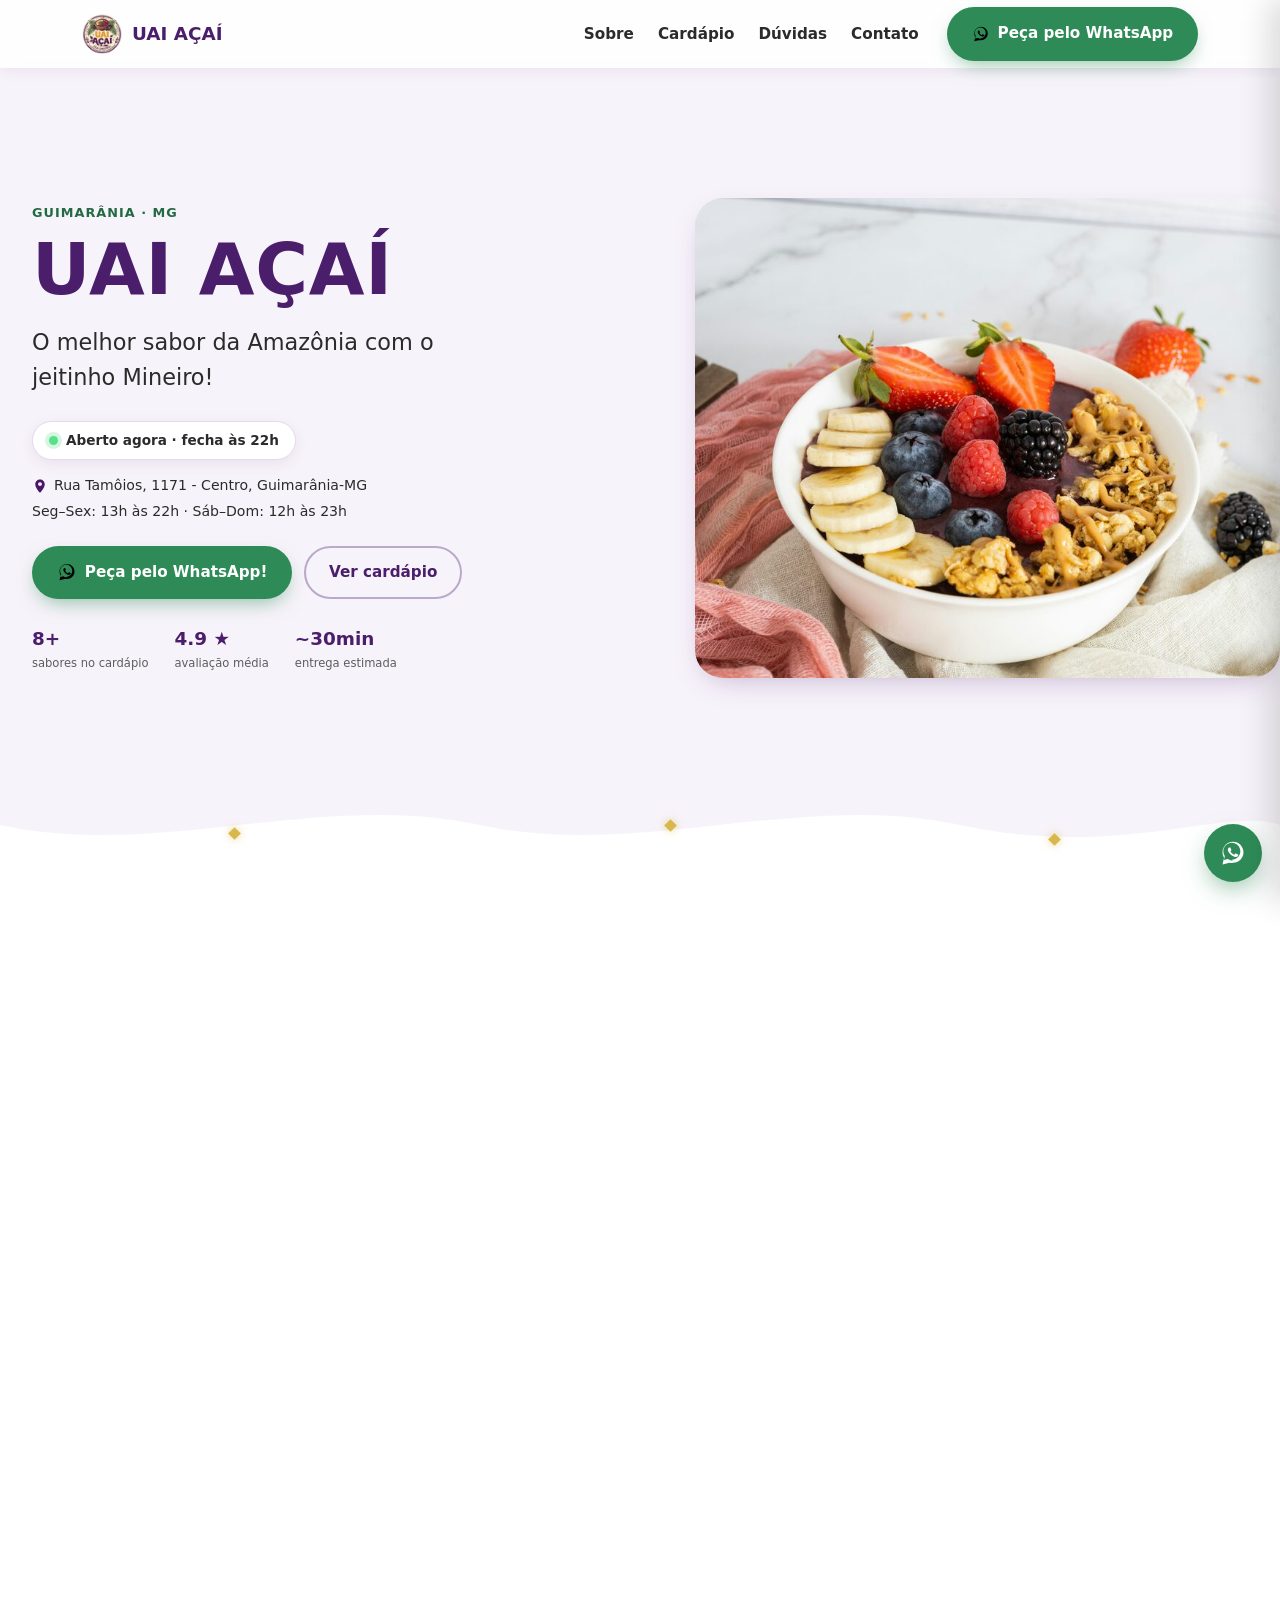
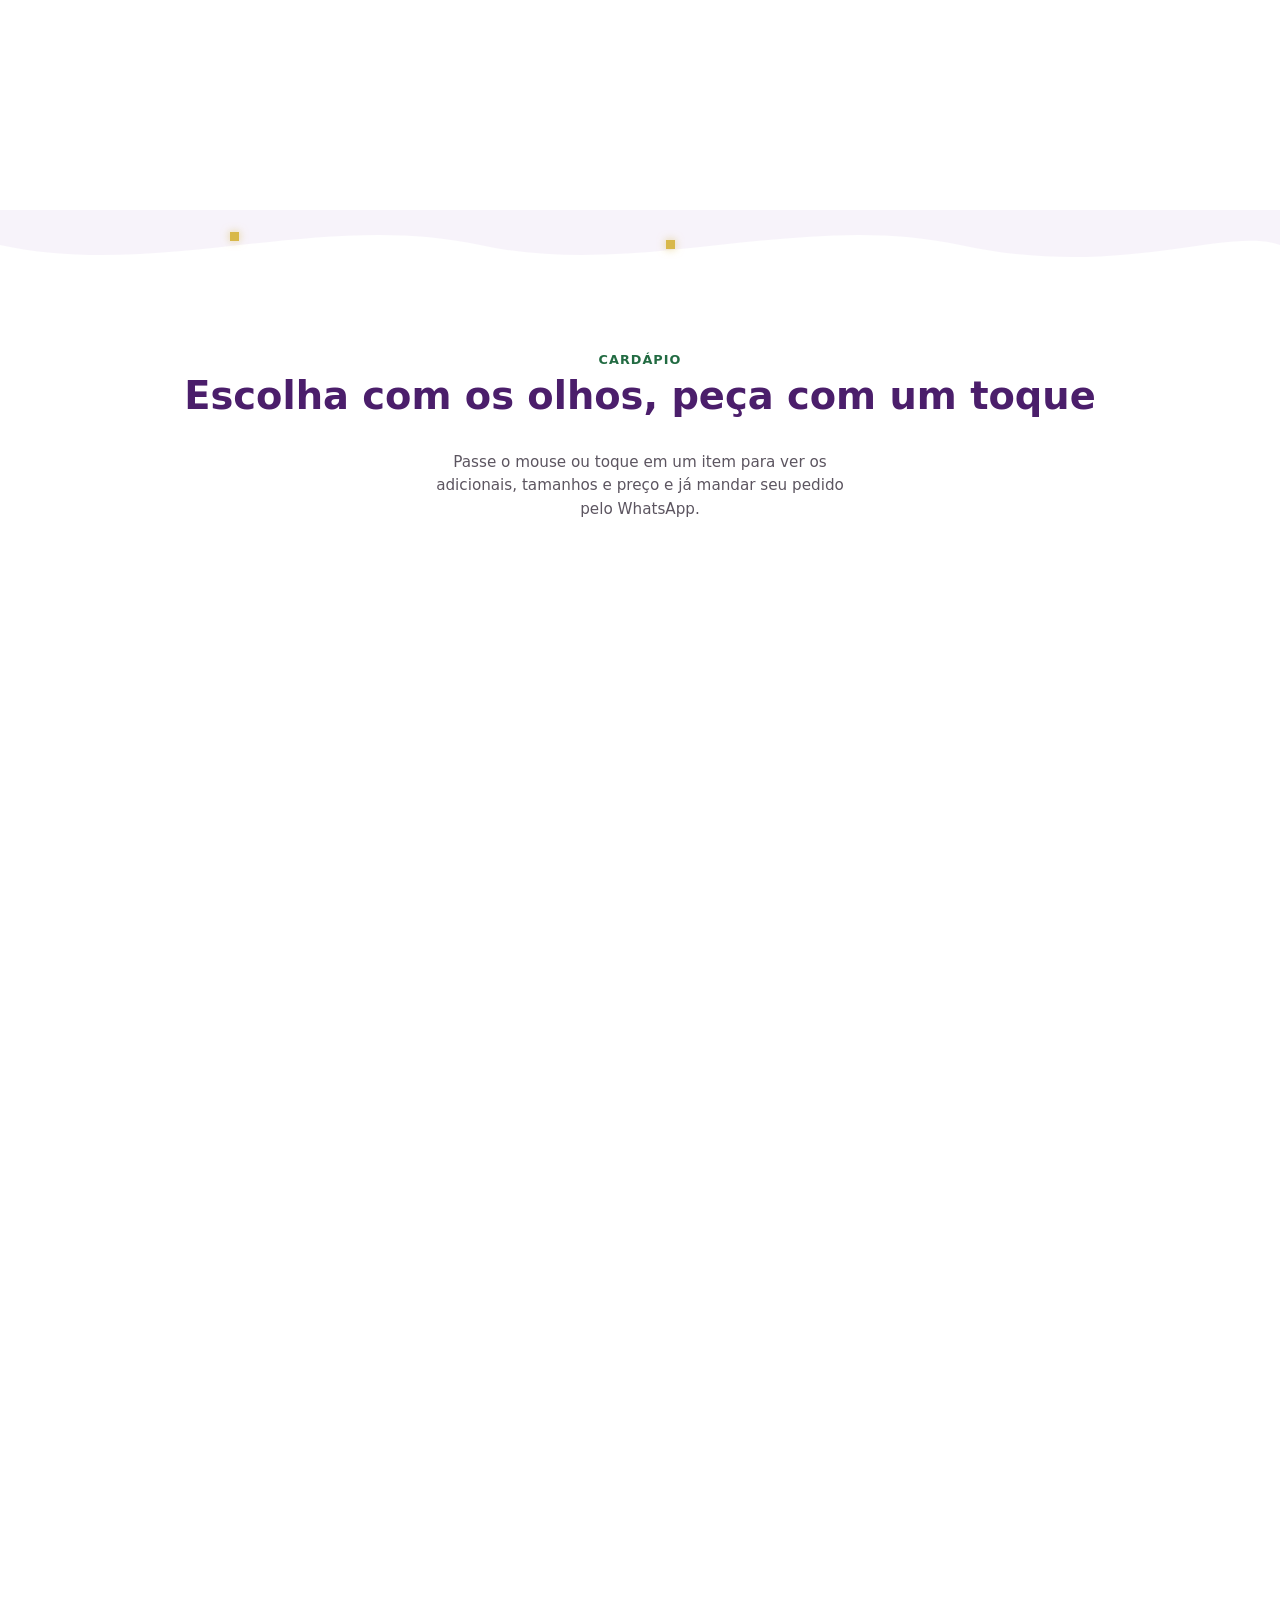
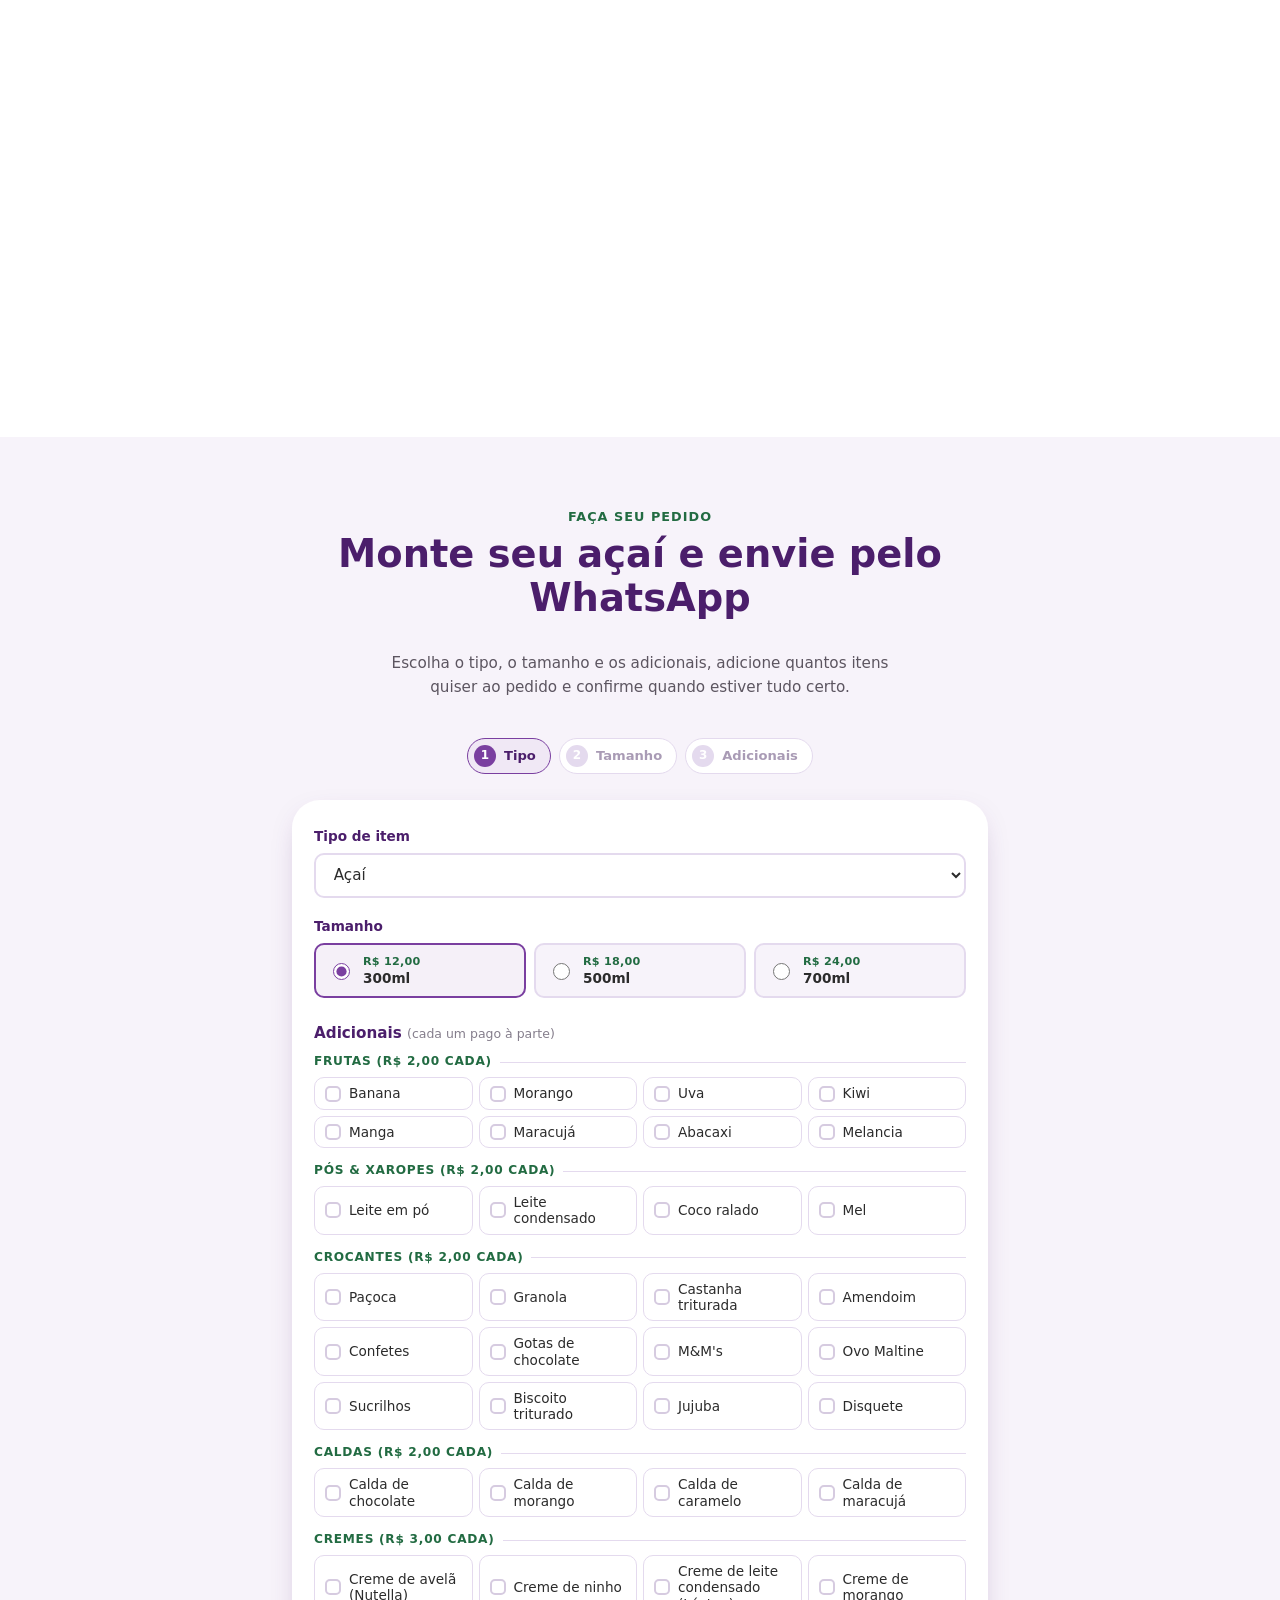
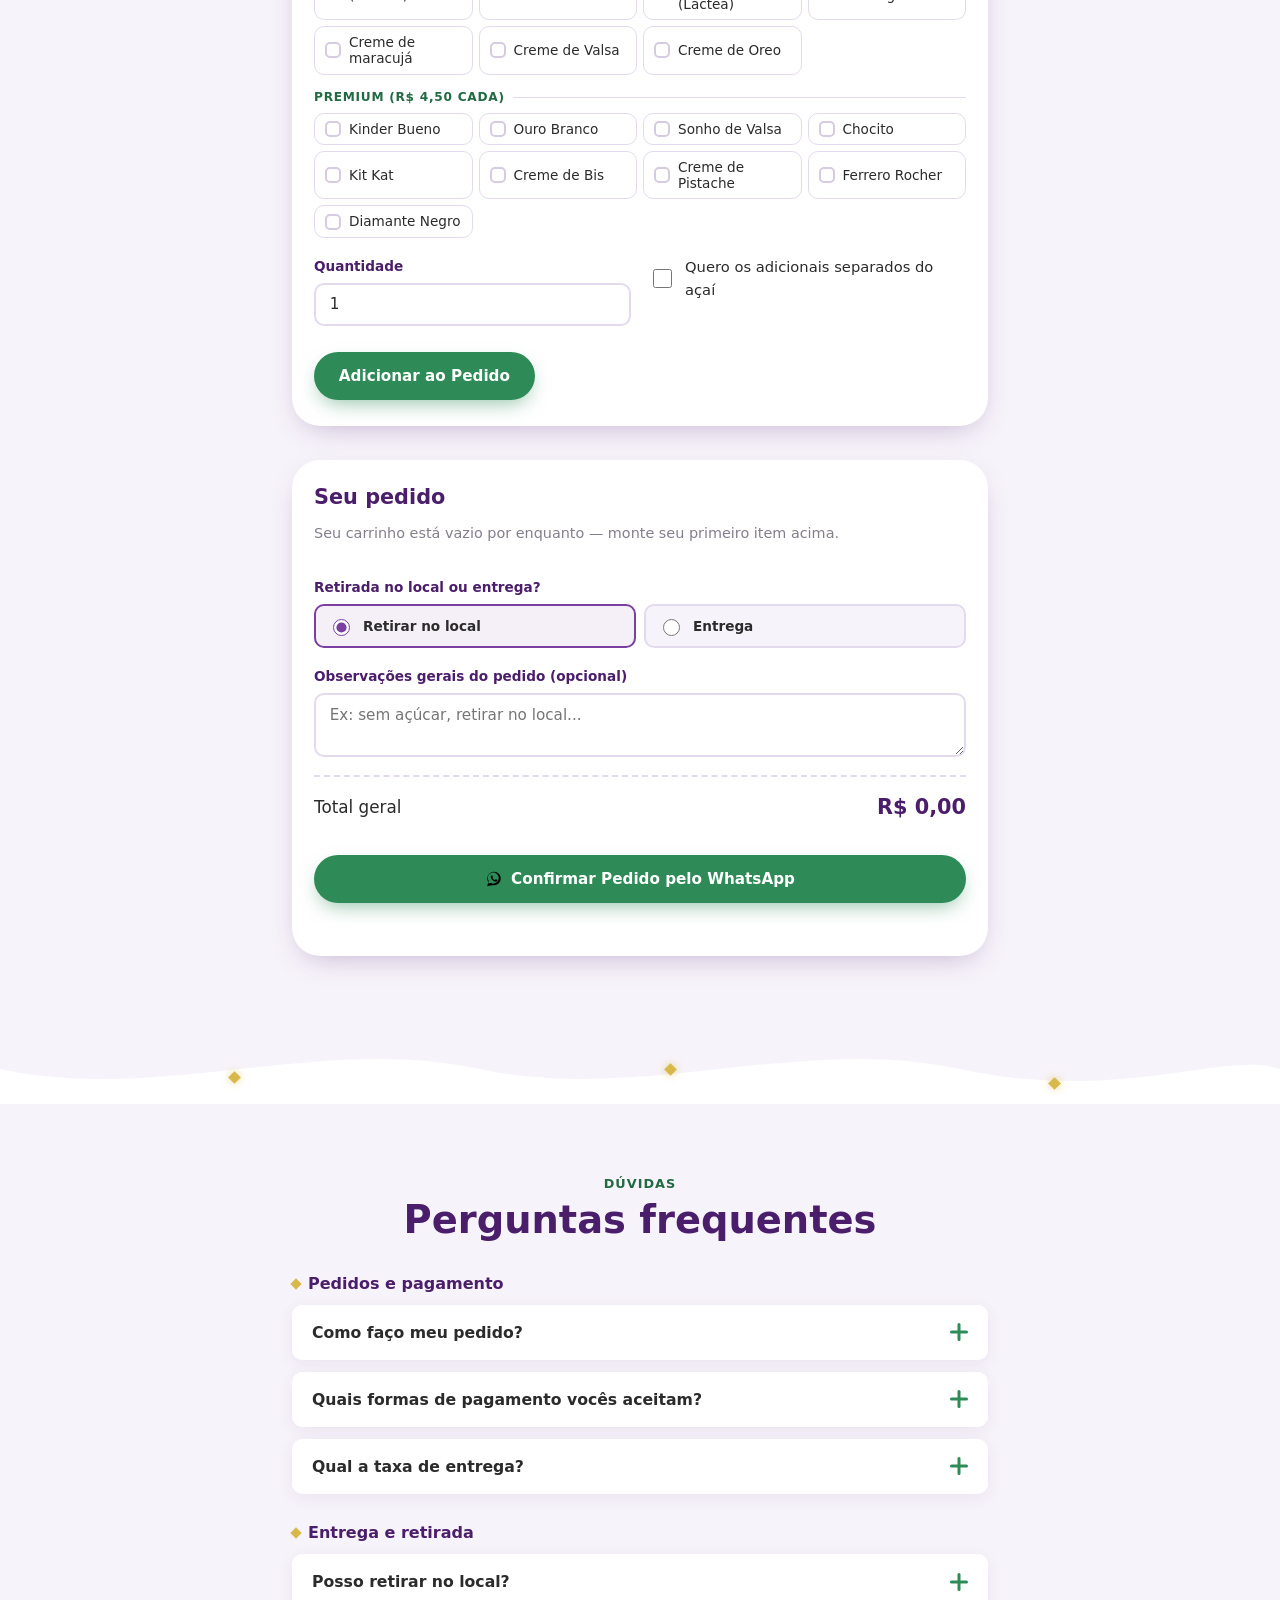
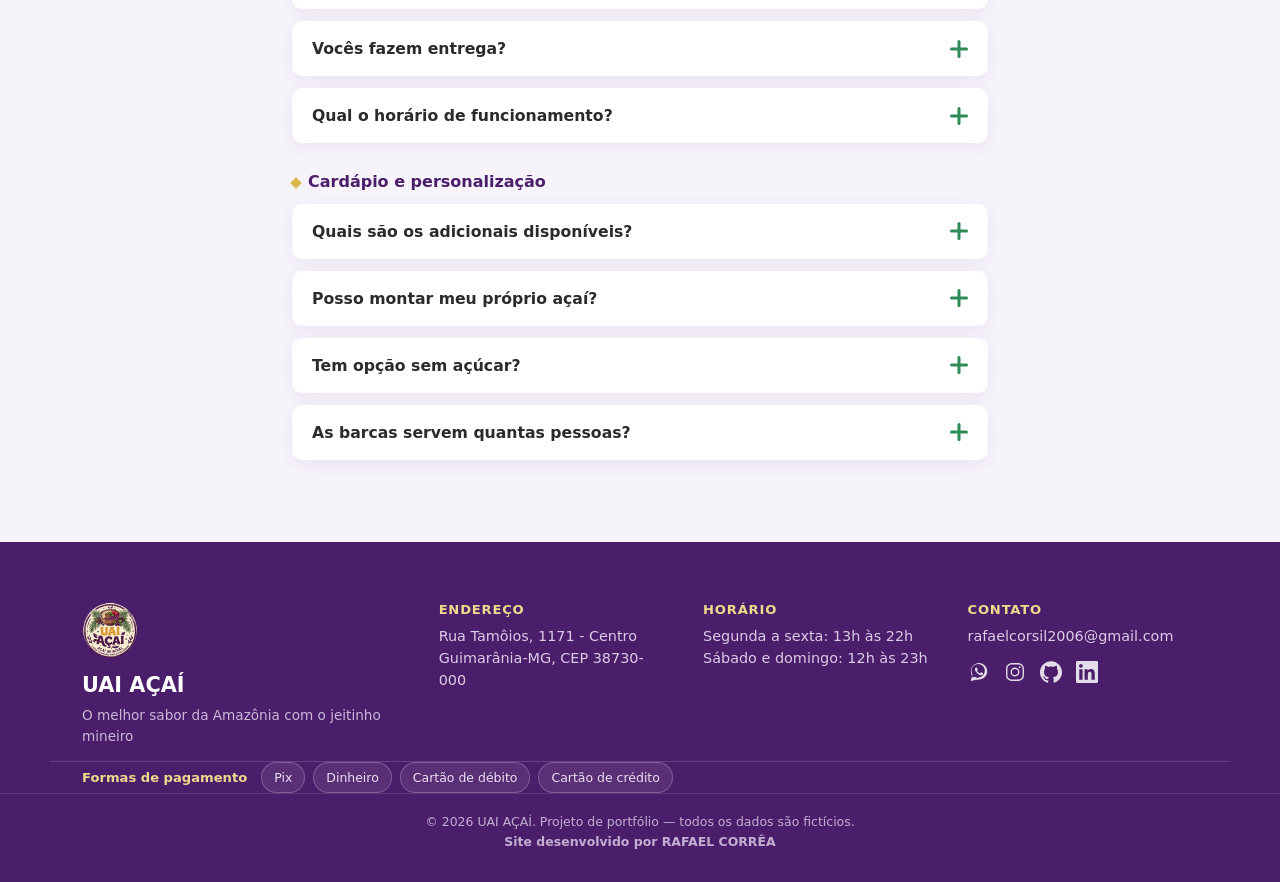
<file: index.html>
<!DOCTYPE html>
<html lang="pt-BR">
<head>
<meta charset="UTF-8">
<meta name="viewport" content="width=device-width, initial-scale=1.0">
<meta http-equiv="Content-Security-Policy" content="default-src 'self'; script-src 'self'; style-src 'self' https://fonts.googleapis.com; font-src https://fonts.gstatic.com; img-src 'self'; connect-src 'self'; object-src 'none'; base-uri 'self'; form-action 'self';">
<title>UAI AÇAÍ — O melhor sabor da Amazônia com o jeitinho mineiro | Guimarânia-MG</title>
<meta name="description" content="Açaí artesanal em Guimarânia-MG. Copos, barcas especiais e milk-shakes com dezenas de adicionais. Peça pelo WhatsApp, presencial ou delivery.">

<meta property="og:type" content="website">
<meta property="og:title" content="UAI AÇAÍ — O melhor sabor da Amazônia com o jeitinho mineiro">
<meta property="og:description" content="Açaí artesanal em Guimarânia-MG. Copos, barcas especiais e milk-shakes com dezenas de adicionais. Peça pelo WhatsApp, presencial ou delivery.">
<meta property="og:image" content="assets/img/hero-acai.jpg">
<meta property="og:locale" content="pt_BR">

<link rel="icon" href="assets/img/favicon.ico">
<link rel="preconnect" href="https://fonts.googleapis.com">
<link rel="preconnect" href="https://fonts.gstatic.com" crossorigin>
<link href="https://fonts.googleapis.com/css2?family=Baloo+2:wght@500;600;700;800&family=Inter:wght@400;500;600;700&display=swap" rel="stylesheet">
<link rel="stylesheet" href="css/style.css">

<script type="application/ld+json">
{
  "@context": "https://schema.org",
  "@type": "FoodEstablishment",
  "name": "UAI AÇAÍ",
  "servesCuisine": "Açaí",
  "image": "assets/img/hero-acai.jpg",
  "telephone": "+5534998111439",
  "email": "rafaelcorsil2006@gmail.com",
  "address": {
    "@type": "PostalAddress",
    "streetAddress": "Rua Tamôios, 1171 - Centro",
    "addressLocality": "Guimarânia",
    "addressRegion": "MG",
    "postalCode": "38730-000",
    "addressCountry": "BR"
  },
  "openingHoursSpecification": [
    {
      "@type": "OpeningHoursSpecification",
      "dayOfWeek": ["Monday","Tuesday","Wednesday","Thursday","Friday"],
      "opens": "13:00",
      "closes": "22:00"
    },
    {
      "@type": "OpeningHoursSpecification",
      "dayOfWeek": ["Saturday","Sunday"],
      "opens": "12:00",
      "closes": "23:00"
    }
  ],
  "paymentAccepted": "Dinheiro, Pix, Cartão de débito, Cartão de crédito",
  "sameAs": ["https://www.instagram.com/rafael_coorreea"]
}
</script>
</head>
<body>

<!-- HEADER -->
<header class="header" id="topo">
  <div class="header__inner container">
    <a href="#topo" class="header__brand" aria-label="UAI AÇAÍ - início">
      <img src="assets/img/logo.png" alt="Logo UAI AÇAÍ" class="header__logo" width="44" height="45">
      <span class="header__name">UAI AÇAÍ</span>
    </a>

    <button class="hamburger" id="hamburgerBtn" aria-label="Abrir menu" aria-expanded="false" aria-controls="menuDrawer">
      <span></span><span></span><span></span>
    </button>

    <nav class="nav-desktop" aria-label="Navegação principal">
      <ul>
        <li><a href="#sobre">Sobre</a></li>
        <li><a href="#cardapio">Cardápio</a></li>
        <li><a href="#faq">Dúvidas</a></li>
        <li><a href="#rodape">Contato</a></li>
      </ul>
      <a href="https://wa.me/5534998111439" data-cms="whatsappNumber" data-cms-attr="href" class="btn btn--whatsapp" target="_blank" rel="noopener">
        <img src="assets/icons/whatsapp.svg" alt="" width="18" height="18">
        Peça pelo WhatsApp
      </a>
    </nav>
  </div>

  <!-- Drawer / overlay mobile -->
  <div class="menu-drawer" id="menuDrawer" aria-hidden="true">
    <nav aria-label="Navegação mobile">
      <ul>
        <li><a href="#sobre" class="drawer-link">Sobre</a></li>
        <li><a href="#cardapio" class="drawer-link">Cardápio</a></li>
        <li><a href="#faq" class="drawer-link">Dúvidas</a></li>
        <li><a href="#rodape" class="drawer-link">Contato</a></li>
      </ul>
      <a href="https://wa.me/5534998111439" data-cms="whatsappNumber" data-cms-attr="href" class="btn btn--whatsapp btn--block" target="_blank" rel="noopener">
        <img src="assets/icons/whatsapp.svg" alt="" width="18" height="18">
        Peça pelo WhatsApp
      </a>
    </nav>
  </div>
  <div class="menu-backdrop" id="menuBackdrop"></div>
</header>

<main>

<!-- 1. HERO -->
<section class="hero">
  <div class="hero__scrim"></div>

  <div class="hero__content container">
    <p class="eyebrow">Guimarânia · MG</p>
    <h1 class="hero__title" data-cms="heroTitle">UAI AÇAÍ</h1>
    <p class="hero__slogan" data-cms="heroSubtitle">O melhor sabor da Amazônia com o jeitinho Mineiro!</p>

    <div class="hero__status" id="statusAbertura">
      <span class="status-dot" id="statusDot"></span>
      <span id="statusTexto">Consultando horário de funcionamento…</span>
    </div>

    <div class="hero__info">
      <p><img src="assets/icons/pin-location.svg" alt="" width="16" height="16"> Rua Tamôios, 1171 - Centro, Guimarânia-MG</p>
      <p>Seg–Sex: 13h às 22h · Sáb–Dom: 12h às 23h</p>
    </div>

    <div class="hero__ctas">
      <a href="https://wa.me/5534998111439" data-cms="whatsappNumber" data-cms-attr="href" class="btn btn--cta" target="_blank" rel="noopener">
        <img src="assets/icons/whatsapp.svg" alt="" width="20" height="20">
        Peça pelo WhatsApp!
      </a>
      <a href="#cardapio" class="btn btn--outline-light">Ver cardápio</a>
    </div>

    <ul class="hero__stats">
      <li><strong>8+</strong><span>sabores no cardápio</span></li>
      <li><strong>4.9 ★</strong><span>avaliação média</span></li>
      <li><strong>~30min</strong><span>entrega estimada</span></li>
    </ul>
  </div>

  <div class="hero__media">
    <picture>
      <source type="image/jpg" srcset="assets/img/hero-acai.jpg">
      <img src="assets/img/hero-acai.jpg" alt="Copo de açaí montado com frutas frescas e coberturas da UAI AÇAÍ"
           class="hero__img" width="1200" height="1200" fetchpriority="high" id="imgHero">
    </picture>
  </div>
</section>

<div class="river-divider" aria-hidden="true">
  <svg viewBox="0 0 1200 90" preserveAspectRatio="none">
    <path class="river-divider__path" d="M0,45 C150,90 300,0 450,45 C600,90 750,0 900,45 C1050,90 1150,20 1200,45 L1200,90 L0,90 Z"/>
  </svg>
  <span class="gem gem--1"></span>
  <span class="gem gem--2"></span>
  <span class="gem gem--3"></span>
</div>

<!-- 2. SOBRE O LOCAL -->
<section class="sobre" id="sobre">
  <div class="container sobre__grid">
    <div class="sobre__img-wrap reveal">
      <img src="assets/img/local-loja.jpg" alt="Fachada e ambiente interno da loja UAI AÇAÍ em Guimarânia-MG"
           class="sobre__img" loading="lazy" width="900" height="700" id="imgSobre">
    </div>
    <div class="sobre__text reveal">
      <p class="eyebrow">Nosso ponto</p>
      <h2>Açaí, barcas e combinações irresistíveis para qualquer momento.</h2>
      <p>Na UAI AÇAÍ você encontra o açaí batido na hora, cremoso e generoso nos adicionais do jeito que o mineiro gosta. Atendemos <strong>presencialmente</strong>, com um cantinho gostoso para você saborear no local, e também no <strong>delivery</strong>, levando aquele açaí bem geladinho até a sua casa.</p>
      <p>Seja para matar a vontade rápida no caminho do trabalho ou para reunir a família numa barca especial, a gente prepara com carinho e capricho em cada camada.</p>
    </div>
  </div>
</section>

<div class="river-divider river-divider--flip" aria-hidden="true">
  <svg viewBox="0 0 1200 90" preserveAspectRatio="none">
    <path class="river-divider__path" d="M0,45 C150,90 300,0 450,45 C600,90 750,0 900,45 C1050,90 1150,20 1200,45 L1200,90 L0,90 Z"/>
  </svg>
  <span class="gem gem--1"></span>
  <span class="gem gem--2"></span>
</div>

<!-- 3. CARDÁPIO -->
<section class="galeria" id="cardapio">
  <div class="container">
    <p class="eyebrow eyebrow--center">Cardápio</p>
    <h2 class="section-title section-title--center">Escolha com os olhos, peça com um toque</h2>
    <p class="galeria__intro">Passe o mouse ou toque em um item para ver os adicionais, tamanhos e preço e já mandar seu pedido pelo WhatsApp.</p>

    <div class="galeria__grid" id="listaGaleria"><!-- gerado via JS (pedido.js -> CARDAPIO) --></div>
  </div>
</section>

<!--4. FAÇA SEU PEDIDO -->
<section class="pedido" id="pedido">
  <div class="container container--narrow">
    <p class="eyebrow eyebrow--center">Faça seu pedido</p>
    <h2 class="section-title section-title--center">Monte seu açaí e envie pelo WhatsApp</h2>
    <p class="pedido__intro">Escolha o tipo, o tamanho e os adicionais, adicione quantos itens quiser ao pedido e confirme quando estiver tudo certo.</p>

    <ol class="pedido-steps" aria-hidden="true">
      <li class="pedido-steps__item is-ativo" data-step="tipo"><span class="pedido-steps__numero">1</span>Tipo</li>
      <li class="pedido-steps__item" data-step="tamanho"><span class="pedido-steps__numero">2</span>Tamanho</li>
      <li class="pedido-steps__item" data-step="adicionais"><span class="pedido-steps__numero">3</span>Adicionais</li>
    </ol>

    <form id="formPedido" class="pedido-form" novalidate>
      <div class="pedido-form__grid">
        <div class="campo campo--full">
          <label for="campoTipo">Tipo de item</label>
          <select id="campoTipo" name="tipo">
            <option value="acai">Açaí</option>
            <option value="barca">Barca Especial</option>
            <option value="milkshake">Milk-Shake</option>
          </select>
        </div>

        <div class="campo campo--full" id="campoTamanhoWrap">
          <label id="labelTamanho">Tamanho</label>
          <div class="opcoes-tile" id="listaTamanho" role="radiogroup" aria-labelledby="labelTamanho"><!-- gerado via JS --></div>
          <p class="aviso-barca-inclusos" id="avisoBarcaInclusos" role="status" aria-live="polite"></p>
        </div>

        <div class="campo campo--full" id="campoSaborMilkshakeWrap" hidden>
          <label id="labelSaborMilkshake">Sabor do Milk-Shake</label>
          <div class="opcoes-tile" id="listaSaborMilkshake" role="radiogroup" aria-labelledby="labelSaborMilkshake"><!-- gerado via JS --></div>
        </div>

        <input type="hidden" id="campoSaborOculto" name="saborOculto" value="">
      </div>

      <fieldset class="campo campo--full campo-adicionais">
        <legend>Adicionais <span class="campo-adicionais__info">(cada um pago à parte)</span></legend>
        <div class="adicionais-form-grid" id="listaAdicionais"><!-- gerado via JS --></div>
        <p class="aviso-adicionais" id="avisoAdicionais" role="status" aria-live="polite"></p>
      </fieldset>

      <div class="pedido-form__grid">
        <div class="campo">
          <label for="campoQuantidade">Quantidade</label>
          <input type="number" id="campoQuantidade" name="quantidade" min="1" value="1" inputmode="numeric">
        </div>

        <div class="campo campo--checkbox">
          <label>
            <input type="checkbox" id="campoSeparado" name="separado">
            Quero os adicionais separados do açaí
          </label>
        </div>
      </div>

      <div class="pedido-form__acoes">
        <button type="submit" class="btn btn--cta" id="btnAdicionarItem">Adicionar ao Pedido</button>
        <button type="button" class="btn btn--outline" id="btnCancelarEdicao" hidden>Cancelar edição</button>
      </div>
    </form>

    <div class="carrinho" id="carrinho">
      <h3 class="carrinho__titulo">Seu pedido</h3>
      <p class="carrinho__vazio" id="carrinhoVazio">Seu carrinho está vazio por enquanto — monte seu primeiro item acima.</p>
      <div class="carrinho__lista" id="carrinhoLista" aria-live="polite"></div>

      <div class="campo campo--full">
        <label id="labelEntrega">Retirada no local ou entrega?</label>
        <div class="opcoes-tile opcoes-tile--entrega" id="listaEntrega" role="radiogroup" aria-labelledby="labelEntrega">
          <label class="opcao-tile" for="entrega-retirada">
            <input type="radio" id="entrega-retirada" name="tipoEntrega" value="retirada" checked>
            <span class="opcao-tile__nome">Retirar no local</span>
          </label>
          <label class="opcao-tile" for="entrega-delivery">
            <input type="radio" id="entrega-delivery" name="tipoEntrega" value="entrega">
            <span class="opcao-tile__nome">Entrega</span>
          </label>
        </div>
      </div>

      <div class="campo campo--full" id="campoEnderecoWrap" hidden>
        <label for="campoEndereco">Endereço para entrega</label>
        <textarea id="campoEndereco" name="endereco" rows="2" placeholder="Rua, número, bairro, ponto de referência..."></textarea>
        <p class="campo-ajuda">O valor da entrega será calculado e informado pelo WhatsApp.</p>
      </div>

      <div class="campo campo--full">
        <label for="campoObservacoes">Observações gerais do pedido (opcional)</label>
        <textarea id="campoObservacoes" name="observacoes" rows="2" placeholder="Ex: sem açúcar, retirar no local..."></textarea>
      </div>

      <div class="carrinho__total">
        <span>Total geral</span>
        <strong id="carrinhoTotal">R$ 0,00</strong>
      </div>

      <button type="button" class="btn btn--cta btn--block" id="btnConfirmarPedido">
        <img src="assets/icons/whatsapp.svg" alt="" width="18" height="18">
        Confirmar Pedido pelo WhatsApp
      </button>
      <p class="carrinho__status" id="carrinhoStatus" role="status" aria-live="polite"></p>
    </div>
  </div>
</section>

<div class="river-divider" aria-hidden="true">
  <svg viewBox="0 0 1200 90" preserveAspectRatio="none">
    <path class="river-divider__path" d="M0,45 C150,90 300,0 450,45 C600,90 750,0 900,45 C1050,90 1150,20 1200,45 L1200,90 L0,90 Z"/>
  </svg>
  <span class="gem gem--1"></span>
  <span class="gem gem--2"></span>
  <span class="gem gem--3"></span>
</div>

<!--5. FAQ-->
<section class="faq" id="faq">
  <div class="container container--narrow">
    <p class="eyebrow eyebrow--center">Dúvidas</p>
    <h2 class="section-title section-title--center">Perguntas frequentes</h2>

    <div class="faq__grupo">
      <h3 class="faq__categoria">Pedidos e pagamento</h3>
      <div class="accordion">
        <div class="accordion-item">
          <h4>
            <button class="accordion-trigger" aria-expanded="false">
              Como faço meu pedido?
              <span class="accordion-icon" aria-hidden="true"></span>
            </button>
          </h4>
          <div class="accordion-panel">
            <p>Basta usar a seção "Faça seu Pedido" do site: escolha um item do cardápio ou monte o seu, confirme e envie direto pelo WhatsApp.</p>
          </div>
        </div>

        <div class="accordion-item">
          <h4>
            <button class="accordion-trigger" aria-expanded="false">
              Quais formas de pagamento vocês aceitam?
              <span class="accordion-icon" aria-hidden="true"></span>
            </button>
          </h4>
          <div class="accordion-panel">
            <p>Aceitamos Pix, dinheiro, cartão de débito e cartão de crédito.</p>
          </div>
        </div>

        <div class="accordion-item">
          <h4>
            <button class="accordion-trigger" aria-expanded="false">
              Qual a taxa de entrega?
              <span class="accordion-icon" aria-hidden="true"></span>
            </button>
          </h4>
          <div class="accordion-panel">
            <p>A taxa de entrega varia de acordo com o bairro e a distância até o local da entrega. Consulte pelo WhatsApp.</p>
          </div>
        </div>
      </div>
    </div>

    <div class="faq__grupo">
      <h3 class="faq__categoria">Entrega e retirada</h3>
      <div class="accordion">
        <div class="accordion-item">
          <h4>
            <button class="accordion-trigger" aria-expanded="false">
              Posso retirar no local?
              <span class="accordion-icon" aria-hidden="true"></span>
            </button>
          </h4>
          <div class="accordion-panel">
            <p>Sim. Você pode fazer seu pedido pelo WhatsApp e retirar diretamente na loja.</p>
          </div>
        </div>

        <div class="accordion-item">
          <h4>
            <button class="accordion-trigger" aria-expanded="false">
              Vocês fazem entrega?
              <span class="accordion-icon" aria-hidden="true"></span>
            </button>
          </h4>
          <div class="accordion-panel">
            <p>Sim. Realizamos entregas em diversos bairros da cidade durante todo o horário de funcionamento.</p>
          </div>
        </div>

        <div class="accordion-item">
          <h4>
            <button class="accordion-trigger" aria-expanded="false">
              Qual o horário de funcionamento?
              <span class="accordion-icon" aria-hidden="true"></span>
            </button>
          </h4>
          <div class="accordion-panel">
            <p>Segunda a sexta: 13h às 22h. Sábado e domingo: 12h às 23h.</p>
          </div>
        </div>
      </div>
    </div>

    <div class="faq__grupo">
      <h3 class="faq__categoria">Cardápio e personalização</h3>
      <div class="accordion">
        <div class="accordion-item">
          <h4>
            <button class="accordion-trigger" aria-expanded="false">
              Quais são os adicionais disponíveis?
              <span class="accordion-icon" aria-hidden="true"></span>
            </button>
          </h4>
          <div class="accordion-panel">
            <p>Trabalhamos com diversas opções de frutas, cremes, crocantes e caldas. Consulte nosso cardápio para ver todas as opções disponíveis.</p>
          </div>
        </div>

        <div class="accordion-item">
          <h4>
            <button class="accordion-trigger" aria-expanded="false">
              Posso montar meu próprio açaí?
              <span class="accordion-icon" aria-hidden="true"></span>
            </button>
          </h4>
          <div class="accordion-panel">
            <p>Sim. Você pode escolher o tamanho e personalizar seu pedido com os adicionais disponíveis.</p>
          </div>
        </div>

        <div class="accordion-item">
          <h4>
            <button class="accordion-trigger" aria-expanded="false">
              Tem opção sem açúcar?
              <span class="accordion-icon" aria-hidden="true"></span>
            </button>
          </h4>
          <div class="accordion-panel">
            <p>Sim. Temos opção de açaí sem adição de açúcar. Consulte a disponibilidade no momento do pedido.</p>
          </div>
        </div>

        <div class="accordion-item">
          <h4>
            <button class="accordion-trigger" aria-expanded="false">
              As barcas servem quantas pessoas?
              <span class="accordion-icon" aria-hidden="true"></span>
            </button>
          </h4>
          <div class="accordion-panel">
            <p>Barca Casal: até 2 pessoas. Barca Família: de 3 a 4 pessoas. Barca Suprema: de 5 a 6 pessoas.</p>
          </div>
        </div>
      </div>
    </div>
  </div>
</section>

</main>

<!-- 6. RODAPÉ -->
<footer class="footer" id="rodape">
  <div class="container footer__grid">
    <div class="footer__brand">
      <img src="assets/img/logo.png" alt="Logo UAI AÇAÍ" class="footer__logo" width="56" height="57">
      <p class="footer__name">UAI AÇAÍ</p>
      <p class="footer__slogan">O melhor sabor da Amazônia com o jeitinho mineiro</p>
    </div>

    <div class="footer__col">
      <h3>Endereço</h3>
      <p data-cms="endereco">Rua Tamôios, 1171 - Centro<br>Guimarânia-MG, CEP 38730-000</p>
    </div>

    <div class="footer__col">
      <h3>Horário</h3>
      <p data-cms="horario">Segunda a sexta: 13h às 22h<br>Sábado e domingo: 12h às 23h</p>
    </div>

    <div class="footer__col">
      <h3>Contato</h3>
      <p><a href="mailto:rafaelcorsil2006@gmail.com">rafaelcorsil2006@gmail.com</a></p>
      <div class="footer__socials">
        <a href="https://wa.me/5534998111439" data-cms="whatsappNumber" data-cms-attr="href" target="_blank" rel="noopener" aria-label="WhatsApp UAI AÇAÍ">
          <img src="assets/icons/whatsapp.svg" alt="" width="22" height="22">
        </a>
        <a href="https://instagram.com/rafael_coorreea" target="_blank" rel="noopener" aria-label="Instagram UAI AÇAÍ">
          <img src="assets/icons/instagram.svg" alt="" width="22" height="22">
        </a>
        <a href="https://github.com/rafael-correa-silva" target="_blank" rel="noopener" aria-label="GitHub de Rafael Corrêa">
          <img src="assets/icons/github.svg" alt="" width="22" height="22">
        </a>
        <a href="https://www.linkedin.com/in/rafael-correa-silva/" target="_blank" rel="noopener" aria-label="LinkedIn de Rafael Corrêa">
          <img src="assets/icons/linkedin.svg" alt="" width="22" height="22">
        </a>
      </div>
    </div>
  </div>

  <div class="container footer__pagamentos">
    <span class="footer__pagamentos-label">Formas de pagamento</span>
    <ul class="footer__pagamentos-lista">
      <li>Pix</li>
      <li>Dinheiro</li>
      <li>Cartão de débito</li>
      <li>Cartão de crédito</li>
    </ul>
  </div>

  <div class="footer__bottom">
    <p>&copy; <span id="anoAtual">2026</span> UAI AÇAÍ. Projeto de portfólio — todos os dados são fictícios. <br>
    <strong>Site desenvolvido por <a href="https://www.linkedin.com/in/rafael-correa-silva/" target="_blank" rel="noopener">RAFAEL CORRÊA</a></strong></p>
  </div>
</footer>

<!-- Botão flutuante WhatsApp -->
<a href="https://wa.me/5534998111439" data-cms="whatsappNumber" data-cms-attr="href" class="whatsapp-float" target="_blank" rel="noopener" aria-label="Falar no WhatsApp">
  <img src="assets/icons/whatsapp.svg" alt="" width="28" height="28">
</a>

<script src="js/script.js" defer></script>
<script src="js/pedido.js" defer></script>
<script src="js/cms-loader.js" defer></script>
</body>
</html>
</file>
<file: css/style.css>
/*
   UAI AÇAÍ — style.css
   Mobile-first. Breakpoints: 480 / 768 / 1024 / 1280
*/

:root {
  --roxo: #4B1E6B;
  --roxo-claro: #7A3FA0;
  --verde: #2E8B57;
  --verde-escuro: #226b42;
  /* --verde tem contraste 4.25:1 sobre branco — abaixo do mínimo AA (4.5:1)
     pra texto pequeno. --verde-texto (~6.5:1) é usada nesses casos; --verde
     continua valendo para fundos/CTAs, onde já funciona bem. */
  --verde-texto: #226b42;
  --branco: #FFFFFF;
  --off-white: #F7F3FA;
  --texto: #2B2B2B;
  --gema: #D8B84A;      /* ouro/diamante — assinatura Minas + Amazônia */
  --gema-clara: #EFD98B;

  --font-display: "Baloo 2", system-ui, sans-serif;
  --font-body: "Inter", system-ui, sans-serif;

  --radius-lg: 28px;
  --radius-md: 18px;
  --radius-sm: 10px;

  --shadow-card: 0 10px 30px -12px rgba(75, 30, 107, 0.35);
  --container-w: 1180px;
}

/* Reset*/
*, *::before, *::after { box-sizing: border-box; }
html, body { overflow-x: hidden; max-width: 100%; }
html { scroll-behavior: smooth; scroll-padding-top: 84px; }

/* Garante que [hidden] realmente esconda o elemento, mesmo quando outra
   regra de mesma especificidade (ex: .campo{display:flex}) tentaria
   sobrepor o padrão do navegador. */
[hidden] { display: none !important; }
body {
  margin: 0;
  font-family: var(--font-body);
  color: var(--texto);
  background: var(--branco);
  line-height: 1.55;
}
img { max-width: 100%; display: block; }
a { color: inherit; text-decoration: none; }
ul { list-style: none; margin: 0; padding: 0; }
button { font-family: inherit; cursor: pointer; }
h1, h2, h3, h4 { font-family: var(--font-display); margin: 0 0 .5em; color: var(--roxo); line-height: 1.15; }
p { margin: 0 0 1em; }

.container {
  width: 100%;
  max-width: var(--container-w);
  margin: 0 auto;
  padding: 0 20px;
}
.container--narrow { max-width: 760px; }

.eyebrow {
  font-family: var(--font-display);
  font-weight: 700;
  letter-spacing: .08em;
  text-transform: uppercase;
  color: var(--verde-texto);
  font-size: .8rem;
  margin: 0 0 .4em;
}
.eyebrow--center { text-align: center; }

.section-title { font-size: clamp(1.6rem, 4vw, 2.4rem); }
.section-title--center { text-align: center; margin-bottom: 2rem; }

/* Fallback simples de imagem ausente */
.img-fallback img { display: none; }
.img-fallback {
  background: linear-gradient(135deg, var(--roxo), var(--roxo-claro));
  display: flex; align-items: center; justify-content: center;
  min-height: 220px; color: var(--gema-clara);
  font-family: var(--font-display); font-weight: 700; text-align: center; padding: 1rem;
}
.img-fallback::after { content: "UAI AÇAÍ"; }

/*Reveal on scroll*/
.reveal { opacity: 0; transform: translateY(24px); transition: opacity .6s ease, transform .6s ease; }
.reveal.is-visible { opacity: 1; transform: translateY(0); }
@media (prefers-reduced-motion: reduce) {
  html { scroll-behavior: auto; }
  .reveal { opacity: 1; transform: none; transition: none; }
}

/*Botões*/
.btn {
  display: inline-flex; align-items: center; gap: 8px;
  font-family: var(--font-display); font-weight: 600;
  padding: .85em 1.5em; border-radius: 999px;
  border: 2px solid transparent;
  font-size: .95rem;
  transition: transform .15s ease, box-shadow .15s ease, background .15s ease;
  white-space: nowrap;
}
.btn:active { transform: scale(.97); }
.btn--cta, .btn--whatsapp {
  background: var(--verde); color: var(--branco);
  box-shadow: 0 8px 20px -6px rgba(46,139,87,.55);
}
.btn--cta:hover, .btn--whatsapp:hover { background: var(--verde-escuro); }
.btn--block { width: 100%; justify-content: center; }
.btn--sm { padding: .55em 1.1em; font-size: .82rem; }
.btn--outline {
  background: transparent; color: var(--roxo); border-color: var(--roxo);
}
.btn--outline:hover { background: var(--roxo); color: var(--branco); }
.btn:focus-visible, a:focus-visible, button:focus-visible {
  outline: 3px solid var(--gema); outline-offset: 2px;
}

/*
   HEADER
*/
.header {
  position: fixed; top: 0; left: 0; right: 0; z-index: 100;
  background: rgba(255,255,255,.92);
  backdrop-filter: blur(8px);
  box-shadow: 0 2px 14px rgba(75,30,107,.08);
}
.header__inner {
  display: flex; align-items: center; justify-content: space-between;
  height: 68px;
}
.header__brand { display: flex; align-items: center; gap: 10px; }
.header__logo { width: 40px; height: auto; object-fit: contain; }
.header__name {
  font-family: var(--font-display); font-weight: 700; font-size: 1.15rem; color: var(--roxo);
}

.nav-desktop { display: none; }

.hamburger {
  background: none; border: none; width: 40px; height: 40px;
  display: flex; flex-direction: column; justify-content: center; align-items: center; gap: 5px;
  z-index: 110;
}
.hamburger span {
  display: block; width: 24px; height: 3px; border-radius: 2px;
  background: var(--roxo); transition: transform .3s ease, opacity .3s ease;
}
.hamburger[aria-expanded="true"] span:nth-child(1) { transform: translateY(8px) rotate(45deg); }
.hamburger[aria-expanded="true"] span:nth-child(2) { opacity: 0; }
.hamburger[aria-expanded="true"] span:nth-child(3) { transform: translateY(-8px) rotate(-45deg); }

.menu-backdrop {
  position: fixed; inset: 0; background: rgba(43,20,60,.55);
  opacity: 0; pointer-events: none; transition: opacity .3s ease; z-index: 90;
}
.menu-backdrop.is-open { opacity: 1; pointer-events: auto; }

.menu-drawer {
  position: fixed; top: 0; right: 0; height: 100vh; width: min(78vw, 320px);
  background: var(--branco); z-index: 105;
  transform: translateX(100%); transition: transform .35s ease;
  padding: 100px 28px 40px;
  box-shadow: -10px 0 30px rgba(0,0,0,.15);
}
.menu-drawer.is-open { transform: translateX(0); }
.menu-drawer ul { display: flex; flex-direction: column; gap: 6px; margin-bottom: 28px; }
.drawer-link {
  display: block; padding: 12px 0; font-family: var(--font-display);
  font-weight: 600; font-size: 1.1rem; color: var(--roxo);
  border-bottom: 1px solid var(--off-white);
}

@media (min-width: 768px) {
  .hamburger { display: none; }
  .nav-desktop { display: flex; align-items: center; gap: 28px; }
  .nav-desktop ul { display: flex; gap: 24px; }
  .nav-desktop a:not(.btn) {
    font-weight: 600; font-size: .95rem; position: relative; padding: 4px 0;
  }
  .nav-desktop a:not(.btn)::after {
    content: ""; position: absolute; left: 0; bottom: -2px; width: 0; height: 2px;
    background: var(--verde); transition: width .2s ease;
  }
  .nav-desktop a:not(.btn):hover::after { width: 100%; }
}

/*
   HERO
*/
.hero {
  position: relative; min-height: 92vh; display: flex; align-items: flex-end;
  padding-top: 68px; overflow: hidden;
}
.hero__media, .hero__media img {
  position: absolute; inset: 0; width: 100%; height: 100%; object-fit: cover;
}
.hero__scrim {
  position: absolute; inset: 0;
  background: linear-gradient(180deg, rgba(43,17,64,.35) 0%, rgba(43,17,64,.55) 55%, rgba(28,10,42,.92) 100%);
}
.hero__content { position: relative; z-index: 2; padding-bottom: 56px; color: var(--branco); }
.hero .eyebrow { color: var(--gema-clara); }
.hero__title {
  font-size: clamp(2.6rem, 10vw, 4.5rem); color: var(--branco);
  text-shadow: 0 4px 20px rgba(0,0,0,.25); margin-bottom: .2em; letter-spacing: .01em;
}
.hero__slogan { font-size: clamp(1.05rem, 3vw, 1.4rem); max-width: 32ch; margin-bottom: 1.2em; color: #F3E9FF; }

.hero__status {
  display: inline-flex; align-items: center; gap: 8px;
  background: rgba(255,255,255,.12); border: 1px solid rgba(255,255,255,.25);
  padding: 8px 16px; border-radius: 999px; font-size: .85rem; font-weight: 600;
  margin-bottom: 1.1em; backdrop-filter: blur(4px);
}
.status-dot { width: 9px; height: 9px; border-radius: 50%; background: #9a9a9a; flex-shrink: 0; }
.status-dot.is-aberto { background: #58e08a; box-shadow: 0 0 0 4px rgba(88,224,138,.25); }
.status-dot.is-fechado { background: #ff8a7a; box-shadow: 0 0 0 4px rgba(255,138,122,.25); }

.hero__info { font-size: .88rem; opacity: .92; margin-bottom: 1.6em; }
.hero__info p { display: flex; align-items: center; gap: 6px; margin: 0 0 .3em; }
.hero__info img { filter: brightness(0) invert(1); opacity: .85; }

.hero__ctas { display: flex; flex-wrap: wrap; gap: 12px; margin-bottom: 1.6em; }
.btn--outline-light { background: transparent; color: var(--roxo); border-color: rgba(75,30,107,.35); }
.btn--outline-light:hover { background: rgba(75,30,107,.06); }

.hero__stats { display: flex; flex-wrap: wrap; gap: 10px 26px; margin: 0; padding: 0; list-style: none; }
.hero__stats li { display: flex; flex-direction: column; gap: 2px; }
.hero__stats strong { font-family: var(--font-display); font-size: 1.15rem; color: var(--gema-clara); }
.hero__stats span { font-size: .72rem; opacity: .85; }

/* Desktop: o hero deixa de ser "foto de fundo + texto por cima" e vira duas
   colunas — texto de um lado, foto em cartão arredondado do outro. Reaproveita
   os mesmos elementos do mobile via order/grid-column, sem duplicar markup. */
@media (min-width: 1024px) {
  .hero {
    display: grid; grid-template-columns: 1.05fr .95fr; align-items: center;
    gap: 48px; min-height: 88vh; background: var(--off-white); padding-top: 84px;
  }
  .hero__scrim { display: none; }
  .hero__content { order: 1; padding-bottom: 0; color: var(--texto); }
  .hero__media { order: 2; position: relative; inset: auto;
    height: 480px; border-radius: var(--radius-lg); overflow: hidden; box-shadow: var(--shadow-card);
  }
  .hero .eyebrow { color: var(--verde-texto); }
  .hero__title { color: var(--roxo); text-shadow: none; }
  .hero__slogan { color: var(--texto); }
  .hero__status { background: var(--branco); border-color: #E4DAEE; color: var(--texto); backdrop-filter: none; box-shadow: 0 4px 14px rgba(75,30,107,.08); }
  .hero__info { color: var(--texto); opacity: 1; }
  .hero__info img { filter: invert(13%) sepia(54%) saturate(3207%) hue-rotate(265deg) brightness(87%) contrast(101%); opacity: 1; }
  .hero__stats strong { color: var(--roxo); }
  .hero__stats span { color: var(--texto); opacity: .75; }
}

/* River / gem divider — assinatura visual: rio amazônico + "pedras" mineiras */
.river-divider {
  position: relative; height: 70px; margin-top: -2px; background: var(--off-white);
}
.river-divider--flip { transform: scaleY(-1); }
.river-divider--flip .gem, .river-divider--flip svg { transform: scaleY(-1); }
.river-divider svg { width: 100%; height: 100%; display: block; }
.river-divider__path { fill: var(--branco); }
.gem {
  position: absolute; width: 9px; height: 9px; background: var(--gema);
  transform: rotate(45deg); bottom: 22px; box-shadow: 0 0 8px rgba(216,184,74,.6);
}
.gem--1 { left: 18%; }
.gem--2 { left: 52%; bottom: 30px; }
.gem--3 { left: 82%; bottom: 16px; }

/*
   SOBRE
*/
.sobre { background: var(--branco); padding: 70px 0; }
.sobre__grid { display: grid; gap: 34px; align-items: center; }
.sobre__img-wrap { border-radius: var(--radius-lg); overflow: hidden; box-shadow: var(--shadow-card); }
.sobre__img { width: 100%; height: 320px; object-fit: cover; }
.sobre__text h2 { font-size: clamp(1.5rem, 4vw, 2.1rem); }

@media (min-width: 768px) {
  .sobre__grid { grid-template-columns: 1fr 1fr; }
  .sobre__img { height: 100%; min-height: 380px; }
}


.faq { background: var(--off-white); padding: 70px 0; }
.faq__grupo { margin-bottom: 30px; }
.faq__grupo:last-child { margin-bottom: 0; }
.faq__categoria {
  font-family: var(--font-display); font-weight: 600; font-size: 1rem; color: var(--roxo);
  margin: 0 0 12px; display: flex; align-items: center; gap: 8px;
}
.faq__categoria::before { content: ""; width: 8px; height: 8px; background: var(--gema); transform: rotate(45deg); flex-shrink: 0; }
.accordion-item {
  background: var(--branco); border-radius: var(--radius-sm); margin-bottom: 12px;
  box-shadow: 0 4px 16px rgba(75,30,107,.07); overflow: hidden;
}
.accordion-item h4 { margin: 0; }
.accordion-trigger {
  width: 100%; text-align: left; background: none; border: none;
  padding: 18px 20px; display: flex; align-items: center; justify-content: space-between; gap: 12px;
  font-family: var(--font-body); font-weight: 600; font-size: .98rem; color: var(--texto);
}
.accordion-icon { position: relative; width: 18px; height: 18px; flex-shrink: 0; }
.accordion-icon::before, .accordion-icon::after {
  content: ""; position: absolute; background: var(--verde); border-radius: 2px;
  transition: transform .25s ease;
}
.accordion-icon::before { width: 100%; height: 3px; top: 50%; left: 0; transform: translateY(-50%); }
.accordion-icon::after { width: 3px; height: 100%; left: 50%; top: 0; transform: translateX(-50%); }
.accordion-trigger[aria-expanded="true"] .accordion-icon::after { transform: translateX(-50%) rotate(90deg); opacity: 0; }

.accordion-panel {
  max-height: 0; overflow: hidden; transition: max-height .3s ease;
  padding: 0 20px;
}
.accordion-panel p { padding-bottom: 18px; margin: 0; color: #5c5560; font-size: .92rem; }

/*
   FOOTER
*/
.footer { background: var(--roxo); color: #EADFF2; padding: 60px 0 0; }
.footer__grid { display: grid; gap: 34px; grid-template-columns: 1fr; padding-bottom: 40px; }
.footer__logo { width: 56px; height: auto; object-fit: contain; margin-bottom: 10px; }
.footer__name { font-family: var(--font-display); font-size: 1.3rem; color: var(--branco); font-weight: 700; margin-bottom: .2em; }
.footer__slogan { font-size: .85rem; opacity: .8; }
.footer__col h3 {
  color: var(--gema-clara); font-size: .82rem; text-transform: uppercase; letter-spacing: .06em;
  margin-bottom: .6em;
}
.footer__col p { font-size: .9rem; opacity: .9; }
.footer__col a:hover { color: var(--gema-clara); }
.footer__socials { display: flex; gap: 14px; margin-top: 10px; }
.footer__socials img { filter: brightness(0) invert(1); opacity: .85; transition: opacity .2s ease; }
.footer__socials a:hover img { opacity: 1; }

.footer__pagamentos {
  display: flex; flex-wrap: wrap; align-items: center; gap: 10px 14px;
  padding: 22px 20px; border-top: 1px solid rgba(255,255,255,.15);
  font-size: .82rem;
}
.footer__pagamentos-label { color: var(--gema-clara); font-weight: 600; }
.footer__pagamentos-lista { display: flex; flex-wrap: wrap; gap: 8px; list-style: none; margin: 0; padding: 0; }
.footer__pagamentos-lista li {
  background: rgba(255,255,255,.08); border: 1px solid rgba(255,255,255,.22);
  padding: 5px 12px; border-radius: 999px; font-size: .78rem; color: #EADFF2;
}

.footer__bottom {
  border-top: 1px solid rgba(255,255,255,.15); text-align: center;
  padding: 18px 0; font-size: .78rem; opacity: .75;
}

.footer__bottom a:hover {
  color: var(--gema-clara);
  transition: 80ms;
}

@media (min-width: 768px) {
  .footer__grid { grid-template-columns: 1.4fr 1fr 1fr 1fr; }
}

/*
   WHATSAPP FLUTUANTE
*/
.whatsapp-float {
  position: fixed; right: 18px; bottom: 18px; z-index: 80;
  width: 58px; height: 58px; border-radius: 50%;
  background: var(--verde); display: flex; align-items: center; justify-content: center;
  box-shadow: 0 10px 26px -6px rgba(46,139,87,.6);
  transition: transform .2s ease;
}
.whatsapp-float:hover { transform: scale(1.08); }
.whatsapp-float img { filter: brightness(0) invert(1); }

/*
   BREAKPOINTS GLOBAIS ADICIONAIS
*/
@media (min-width: 1280px) {
  .container { padding: 0 32px; }
}

/*
   4. GALERIA DE SABORES
*/
.galeria { background: var(--branco); padding: 70px 0 80px; }
.galeria__intro {
  text-align: center; max-width: 46ch; margin: 0 auto 2.2rem;
  color: #5c5560; font-size: .95rem;
}

.galeria__grid {
  display: grid;
  grid-template-columns: repeat(2, minmax(0, 1fr));
  gap: 14px;
}

.galeria-card {
  position: relative;
  aspect-ratio: 1 / 1;
  border-radius: var(--radius-md);
  overflow: hidden;
  box-shadow: var(--shadow-card);
  cursor: pointer;
  isolation: isolate;
}

.galeria-card__img {
  width: 100%; height: 100%; object-fit: cover;
  transition: transform .35s ease;
  transform-origin: center;
}


.galeria-card__titulo {
  position: absolute; left: 0; right: 0; bottom: 0;
  margin: 0; padding: 10px 12px 9px;
  font-size: .82rem; color: var(--branco);
  background: linear-gradient(180deg, rgba(43,17,64,0) 0%, rgba(43,17,64,.78) 100%);
  z-index: 1; pointer-events: none;
  transition: opacity .25s ease;
}

.galeria-card__hint {
  position: absolute; top: 10px; right: 10px; z-index: 2;
  width: 26px; height: 26px; border-radius: 50%;
  background: rgba(255,255,255,.9); color: var(--roxo);
  display: flex; align-items: center; justify-content: center;
  font-family: var(--font-display); font-weight: 700; font-size: 1rem; line-height: 1;
  box-shadow: 0 2px 8px rgba(0,0,0,.2);
  transition: opacity .2s ease, transform .2s ease;
}

.galeria-card__selo {
  position: absolute; top: 10px; left: 10px; z-index: 2;
  font-family: var(--font-display); font-weight: 700; font-size: .64rem;
  text-transform: uppercase; letter-spacing: .03em;
  padding: 4px 9px; border-radius: 999px; color: var(--branco);
  box-shadow: 0 2px 8px rgba(0,0,0,.2);
  transition: opacity .2s ease;
}
.galeria-card__selo--mais-pedido { background: var(--verde); }
.galeria-card__selo--novidade { background: var(--roxo-claro); }
.galeria-card.is-ativo .galeria-card__selo { opacity: 0; }
@media (hover: hover) and (pointer: fine) {
  .galeria-card:hover .galeria-card__selo { opacity: 0; }
}

.galeria-card__overlay {
  position: absolute; inset: 0; z-index: 3;
  display: flex; flex-direction: column; justify-content: space-between;
  padding: 12px;
  background: linear-gradient(180deg, rgba(43,17,64,.9) 0%, rgba(75,30,107,.25) 35%, rgba(75,30,107,.25) 60%, rgba(43,17,64,.94) 100%);
  opacity: 0; visibility: hidden;
  transition: opacity .3s ease, visibility .3s ease;
}

.galeria-card__adicionais {
  display: flex; flex-wrap: wrap; gap: 5px;
}
.galeria-card__adicionais span {
  background: rgba(255,255,255,.16); border: 1px solid rgba(255,255,255,.4);
  color: var(--branco); font-size: .64rem; font-weight: 600;
  padding: 3px 8px; border-radius: 999px; white-space: nowrap;
}

.galeria-card__footer {
  display: flex; align-items: flex-end; justify-content: space-between; gap: 8px;
}
.galeria-card__tamanhos {
  display: flex; flex-direction: column; gap: 2px;
  font-size: .66rem; font-weight: 600; color: #EADFF2;
}
.galeria-card__preco-wrap {
  display: flex; flex-direction: column; align-items: flex-end; gap: 6px;
}
.galeria-card__preco {
  font-family: var(--font-display); font-weight: 700; font-size: .82rem; color: var(--gema-clara);
  text-align: right; line-height: 1.25; max-width: 92px;
}
.galeria-card__btn-pedir { padding: .4em .9em; font-size: .7rem; }

/* Estado ativo (toque) — reaproveita a mesma transformação do :hover de desktop */
.galeria-card.is-ativo .galeria-card__img { transform: scale(1.06); }
.galeria-card.is-ativo .galeria-card__overlay { opacity: 1; visibility: visible; }
.galeria-card.is-ativo .galeria-card__titulo { opacity: 0; }
.galeria-card.is-ativo .galeria-card__hint { opacity: 0; transform: scale(.5); }

/* Hover só em dispositivos com mouse real */
@media (hover: hover) and (pointer: fine) {
  .galeria-card__hint { display: none; }
  .galeria-card:hover .galeria-card__img { transform: scale(1.06); }
  .galeria-card:hover .galeria-card__overlay { opacity: 1; visibility: visible; }
  .galeria-card:hover .galeria-card__titulo { opacity: 0; }
}

@media (min-width: 768px) {
  .galeria__grid { grid-template-columns: repeat(3, minmax(0, 1fr)); gap: 18px; }
}
@media (min-width: 1024px) {
  .galeria__grid { grid-template-columns: repeat(4, minmax(0, 1fr)); gap: 22px; }
}

/*
   5. FAÇA SEU PEDIDO — FORMULÁRIO + CARRINHO
*/
.pedido { background: var(--off-white); padding: 70px 0 80px; scroll-margin-top: 84px; }
.pedido__intro {
  text-align: center; max-width: 52ch; margin: 0 auto 2.4rem;
  color: #5c5560; font-size: .95rem;
}

.pedido-steps {
  display: flex; justify-content: center; flex-wrap: wrap; gap: 8px;
  margin: 0 0 26px; padding: 0; list-style: none;
}
.pedido-steps__item {
  display: flex; align-items: center; gap: 8px;
  font-size: .82rem; font-weight: 600; color: #A99BB5;
  padding: 6px 14px 6px 6px; border-radius: 999px;
  background: var(--branco); border: 1.5px solid #E4DAEE;
  transition: color .2s ease, border-color .2s ease, background .2s ease;
}
.pedido-steps__numero {
  width: 22px; height: 22px; border-radius: 50%; background: #E4DAEE; color: var(--branco);
  display: flex; align-items: center; justify-content: center; font-size: .75rem; flex-shrink: 0;
  transition: background .2s ease;
}
.pedido-steps__item.is-ativo { color: var(--roxo); border-color: var(--roxo-claro); background: rgba(122,63,160,.06); }
.pedido-steps__item.is-ativo .pedido-steps__numero { background: var(--roxo-claro); }
.pedido-steps__item.is-concluido { color: var(--verde-texto); }
.pedido-steps__item.is-concluido .pedido-steps__numero { background: var(--verde); }

/*Campos genéricos do formulário*/
.campo { display: flex; flex-direction: column; gap: 6px; margin-bottom: 18px; }
.campo--full { grid-column: 1 / -1; }
.campo label { font-weight: 600; font-size: .85rem; color: var(--roxo); }
.campo input[type="text"],
.campo input[type="number"],
.campo select,
.campo textarea {
  font-family: var(--font-body); font-size: .95rem; color: var(--texto);
  border: 2px solid #E4DAEE; border-radius: var(--radius-sm);
  padding: .7em .9em; background: var(--branco);
  transition: border-color .2s ease;
}
.campo input:focus, .campo select:focus, .campo textarea:focus {
  outline: none; border-color: var(--roxo-claro);
}
.campo textarea { resize: vertical; min-height: 64px; font-family: var(--font-body); }
.campo--checkbox label {
  display: flex; align-items: center; gap: 10px; font-weight: 500; color: var(--texto);
  font-size: .92rem; cursor: pointer;
}
.campo--checkbox input[type="checkbox"] { width: 19px; height: 19px; accent-color: var(--verde); flex-shrink: 0; }

.pedido-form {
  background: var(--branco); border-radius: var(--radius-lg); box-shadow: var(--shadow-card);
  padding: 26px 22px; margin-bottom: 34px;
}
.pedido-form__grid { display: grid; grid-template-columns: 1fr; gap: 0 18px; }

/*Adicionais no formulário*/
.campo-adicionais { border: none; padding: 0; margin: 6px 0 18px; }
.campo-adicionais legend { font-weight: 700; color: var(--roxo); font-size: .95rem; padding: 0; margin-bottom: 10px; }
.campo-adicionais__info { font-weight: 400; color: #857e8c; font-size: .78rem; }

.adicionais-form-grid { display: flex; flex-direction: column; gap: 16px; }
.adicionais-form-grupo h4 {
  margin: 0 0 8px; font-family: var(--font-body); font-weight: 700; font-size: .76rem;
  text-transform: uppercase; letter-spacing: .06em; color: var(--verde-texto);
  display: flex; align-items: center; gap: 8px;
}
/* linha decorativa depois do texto, pra separar visualmente os grupos sem precisar de <hr> */
.adicionais-form-grupo h4::after {
  content: ""; flex: 1; height: 1px; background: #E4DAEE;
}
.adicionais-form-itens { display: grid; grid-template-columns: repeat(2, minmax(0, 1fr)); gap: 6px; }

.adicional-check {
  display: flex; align-items: center; gap: 8px; min-width: 0;
  background: var(--branco); border: 1.5px solid #E4DAEE; border-radius: 10px;
  padding: 7px 10px; font-size: .78rem; line-height: 1.2; cursor: pointer;
  transition: border-color .15s ease, background .15s ease, box-shadow .15s ease;
}
.adicional-check:hover { border-color: #D6C7E3; }

/* checkbox customizado — some com o input nativo do navegador e desenha
   um quadradinho próprio com "check" animado via clip-path (sem ícone externo) */
.adicional-check input[type="checkbox"] {
  appearance: none; -webkit-appearance: none; margin: 0;
  width: 16px; height: 16px; flex-shrink: 0;
  border: 2px solid #D6CBE0; border-radius: 5px;
  display: grid; place-content: center;
  background: var(--branco);
  transition: border-color .15s ease, background .15s ease;
}
.adicional-check input[type="checkbox"]::before {
  content: "";
  width: 8px; height: 8px;
  transform: scale(0);
  transition: transform .12s ease;
  background: var(--branco);
  clip-path: polygon(14% 44%, 0 65%, 50% 100%, 100% 16%, 80% 0%, 43% 62%);
}
.adicional-check input[type="checkbox"]:checked {
  background: var(--verde); border-color: var(--verde);
}
.adicional-check input[type="checkbox"]:checked::before { transform: scale(1); }

/* .is-selecionado é aplicada via JS (sincronizarSelecionado em pedido.js) e
   replica o mesmo destaque do :has() — garante que a seleção fique visível
   também em navegadores sem suporte a :has() (Safari <15.4, Firefox <121). */
.adicional-check:has(input:checked), .adicional-check.is-selecionado {
  border-color: var(--verde); background: rgba(46,139,87,.06);
  box-shadow: 0 2px 8px -3px rgba(46,139,87,.4);
}
.adicional-check span:first-of-type { flex: 1; min-width: 0; color: var(--texto); font-weight: 500; }

/*Caixas de seleção (tamanho / sabor do milk-shake)*/
.opcoes-tile { display: grid; grid-template-columns: repeat(2, minmax(0, 1fr)); gap: 8px; }
.opcoes-tile.opcoes-tile--entrega { grid-template-columns: repeat(2, minmax(0, 1fr)); }
.opcao-tile {
  display: flex; align-items: center; gap: 10px; min-width: 0;
  background: var(--off-white); border: 2px solid #E4DAEE; border-radius: var(--radius-sm);
  padding: 10px 12px; font-size: .85rem; cursor: pointer; transition: border-color .2s ease, background .2s ease;
}
.opcao-tile:has(input:checked), .opcao-tile.is-selecionado { border-color: var(--roxo-claro); background: rgba(122,63,160,.08); }
.opcao-tile input[type="radio"] { accent-color: var(--roxo-claro); width: 17px; height: 17px; flex-shrink: 0; }
/* nome e preço empilhados (preço em cima) em vez de lado a lado — evita que
   colem um no outro em telas estreitas, onde não sobra espaço horizontal */
.opcao-tile__texto { display: flex; flex-direction: column; gap: 1px; min-width: 0; }
.opcao-tile__preco { color: var(--verde-texto); font-weight: 700; font-size: .7rem; letter-spacing: .02em; line-height: 1.2; }
.opcao-tile__nome { min-width: 0; font-weight: 600; color: var(--texto); line-height: 1.2; }
.campo-ajuda { margin: 6px 0 0; font-size: .78rem; color: #857e8c; }

.aviso-adicionais {
  margin: 12px 0 0; padding: 10px 14px; border-radius: var(--radius-sm);
  background: rgba(216,184,74,.18); border: 1px solid var(--gema);
  color: #6b551a; font-size: .84rem; font-weight: 600; display: none;
}
.aviso-adicionais.is-visivel { display: block; }

.aviso-barca-inclusos {
  margin: 10px 0 0; padding: 10px 14px; border-radius: var(--radius-sm);
  background: rgba(122,63,160,.08); border: 1px solid var(--roxo-claro);
  color: var(--roxo); font-size: .82rem; font-weight: 600; display: none;
}
.aviso-barca-inclusos.is-visivel { display: block; }

.pedido-form__acoes { display: flex; flex-wrap: wrap; gap: 10px; margin-top: 8px; }

/*Carrinho / resumo*/
.carrinho {
  background: var(--branco); border-radius: var(--radius-lg); box-shadow: var(--shadow-card);
  padding: 26px 22px;
}
.carrinho__titulo { font-size: 1.3rem; margin-bottom: .6em; }
.carrinho__vazio { color: #857e8c; font-size: .9rem; }
.carrinho__lista { display: flex; flex-direction: column; gap: 12px; margin-bottom: 18px; }

.carrinho-item {
  border: 1px solid #E4DAEE; border-radius: var(--radius-sm);
  padding: 14px 16px; display: flex; flex-direction: column; gap: 8px;
  background: var(--off-white);
}
.carrinho-item__titulo { font-family: var(--font-display); font-weight: 700; color: var(--roxo); font-size: .95rem; }
.carrinho-item__adicionais { font-size: .8rem; color: #5c5560; }
.carrinho-item__badge {
  display: inline-block; align-self: flex-start; background: var(--gema); color: var(--roxo);
  font-size: .68rem; font-weight: 700; padding: 3px 9px; border-radius: 999px; text-transform: uppercase;
}
.carrinho-item__footer { display: flex; align-items: center; justify-content: space-between; gap: 10px; flex-wrap: wrap; }
.carrinho-item__subtotal { font-family: var(--font-display); font-weight: 700; color: var(--verde-texto); font-size: 1rem; }
.carrinho-item__acoes { display: flex; gap: 8px; }
.carrinho-item__acoes button {
  background: none; border: none; font-size: .78rem; font-weight: 700; cursor: pointer;
  padding: 4px 8px; border-radius: 999px; transition: background .2s ease;
}
.carrinho-item__editar { color: var(--roxo-claro); }
.carrinho-item__editar:hover { background: rgba(122,63,160,.12); }
.carrinho-item__remover { color: #c94b3a; }
.carrinho-item__remover:hover { background: rgba(201,75,58,.12); }

.carrinho__total {
  display: flex; align-items: center; justify-content: space-between;
  padding: 14px 0; border-top: 2px dashed #E4DAEE; margin-bottom: 18px; font-size: 1.05rem;
}
.carrinho__total strong { font-family: var(--font-display); color: var(--roxo); font-size: 1.3rem; }

.carrinho__status {
  text-align: center; margin: 10px 0 0; font-size: .85rem; font-weight: 600; color: var(--verde-texto); min-height: 1.2em;
}

@media (min-width: 480px) {
  .opcoes-tile { grid-template-columns: repeat(3, minmax(0, 1fr)); }
  .adicionais-form-itens { grid-template-columns: repeat(3, minmax(0, 1fr)); }
}
@media (min-width: 640px) {
  .pedido-form__grid { grid-template-columns: 1fr 1fr; gap: 0 18px; }
  .adicionais-form-itens { grid-template-columns: repeat(3, minmax(0, 1fr)); }
}
@media (min-width: 1024px) {
  .adicionais-form-itens { grid-template-columns: repeat(4, minmax(0, 1fr)); }
}
</file>
